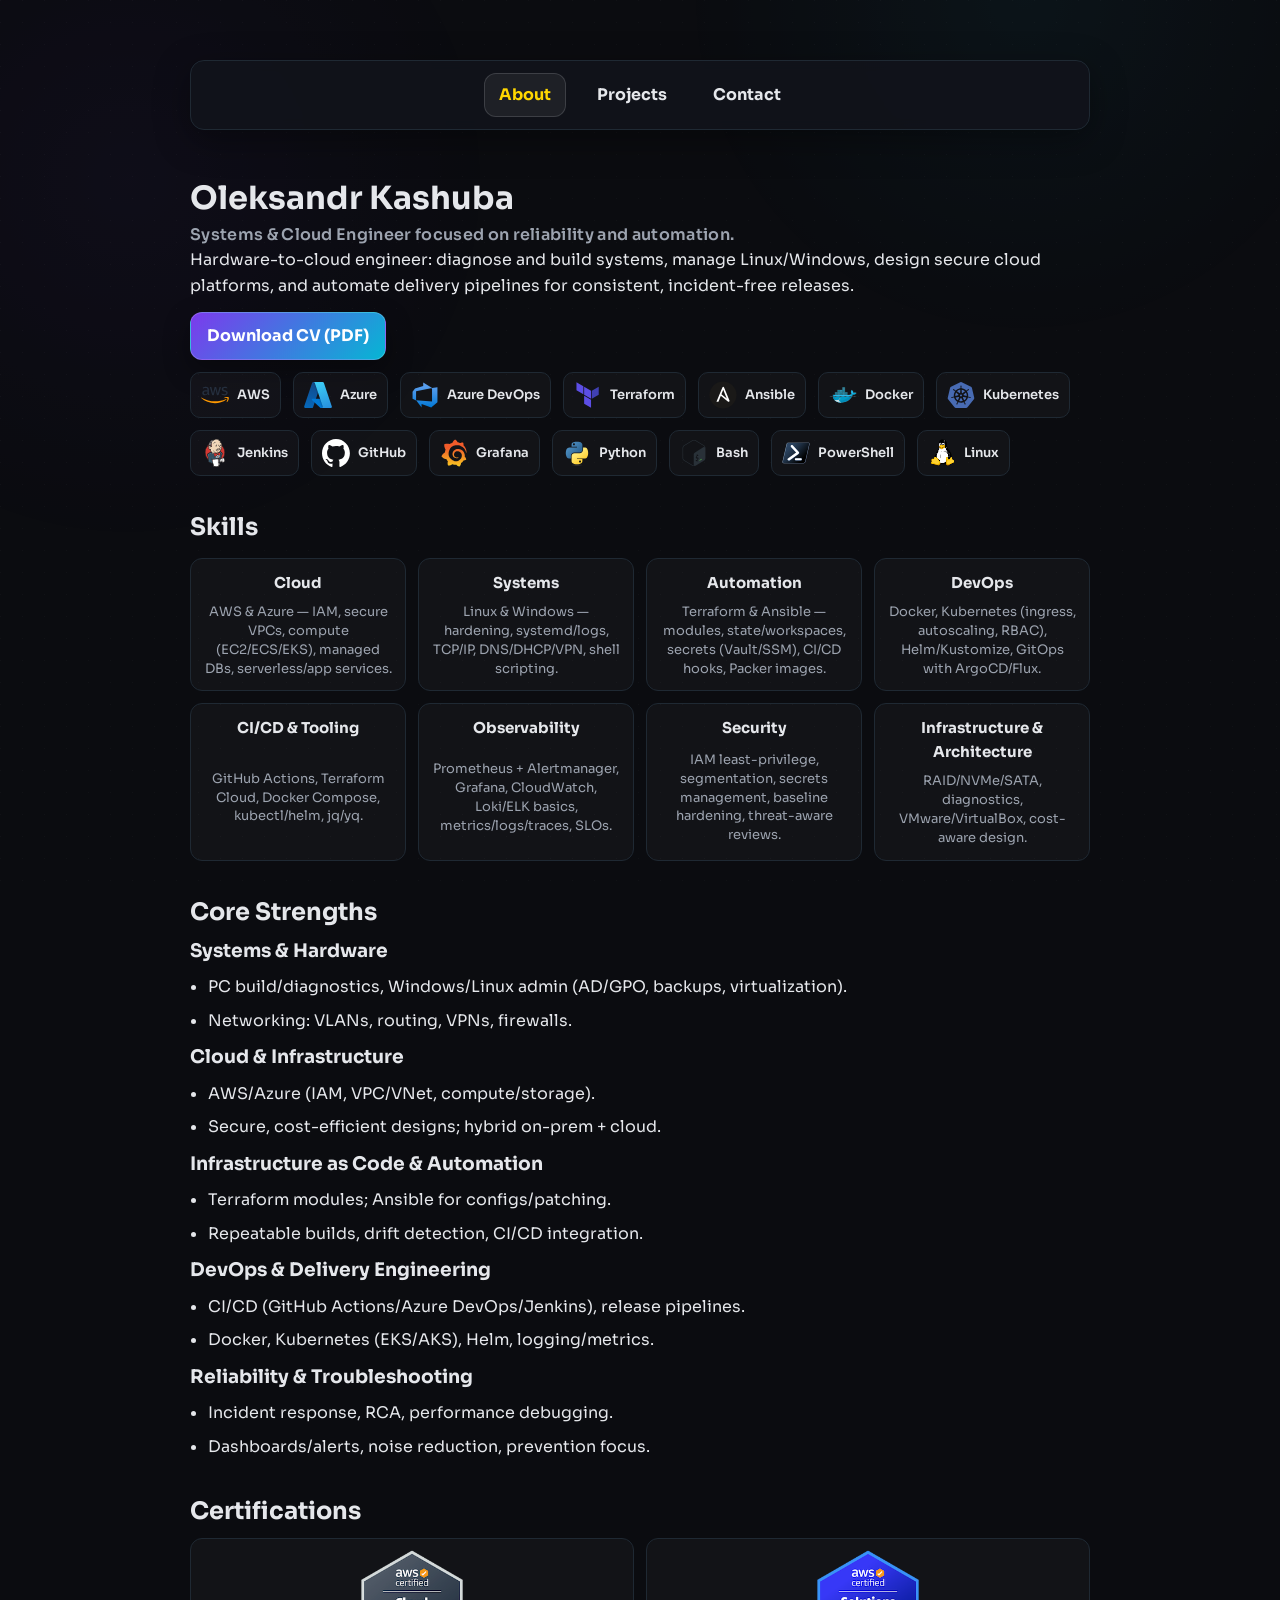
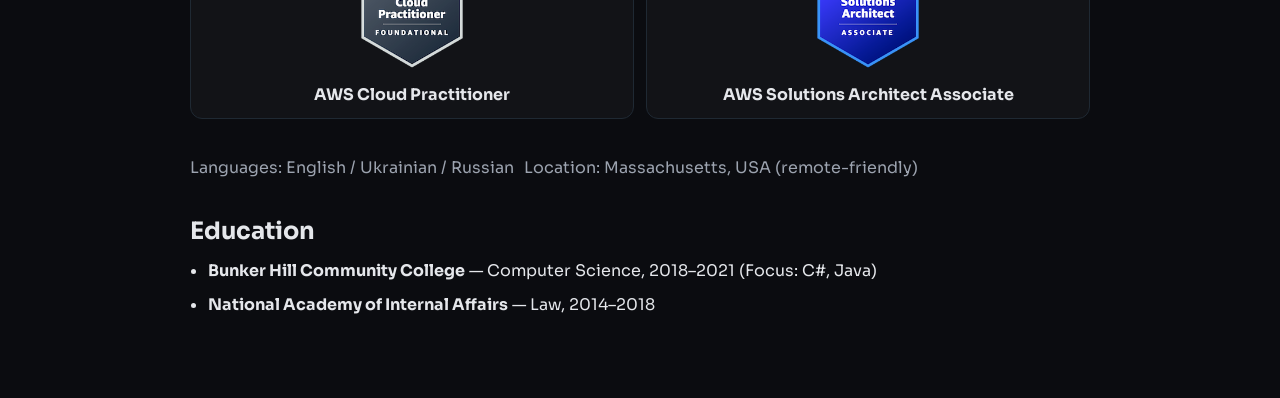
<file: index.html>
﻿<!DOCTYPE html>
<html lang="en">
<head>
  <meta charset="utf-8">
  <meta name="viewport" content="width=device-width, initial-scale=1">
  <title>Oleksandr Kashuba - About</title>
  <meta name="description" content="Oleksandr Kashuba - Systems, Cloud, DevOps, Hardware engineer based in Massachusetts, USA.">
  <meta name="keywords" content="Oleksandr Kashuba, DevOps, Cloud Engineer, Systems Engineer, AWS, Azure, Terraform, CI/CD, Massachusetts">
  <link rel="preconnect" href="https://fonts.googleapis.com">
  <link rel="preconnect" href="https://fonts.gstatic.com" crossorigin>
  <link href="https://fonts.googleapis.com/css2?family=Sora:wght@400;500;600;700&display=swap" rel="stylesheet">
  <link rel="icon" type="image/png" href="images/favicon.png">
  <link rel="stylesheet" href="Main.css">
</head>
<body>
  <div class="page">
    <header class="topbar">
      <nav class="nav">
        <a class="active" href="index.html">About</a>
        <a href="projects.html">Projects</a>
        <a href="contact.html">Contact</a>
      </nav>
    </header>

    <main>
      <section>
        <h1 class="hero-title">Oleksandr Kashuba</h1>
        <div class="subtitle">Systems & Cloud Engineer focused on reliability and automation.</div>
        <p>
          Hardware-to-cloud engineer: diagnose and build systems, manage Linux/Windows,
          design secure cloud platforms, and automate delivery pipelines for consistent,
          incident-free releases.
        </p>
        <div class="cta-row">
          <a class="btn-primary" href="https://cv.kapalulz.xyz/Oleksandr-Kashuba-Resume.pdf?v=20261012" aria-label="Download Oleksandr Kashuba CV in PDF">
            Download CV (PDF)
          </a>
        </div>
        <div class="toolbox">
          <div class="tool"><img src="images/adds/AWS.svg" alt="AWS"><span>AWS</span></div>
          <div class="tool"><img src="images/adds/Azure.svg" alt="Azure"><span>Azure</span></div>
          <div class="tool"><img src="images/adds/Azure Devops.svg" alt="Azure DevOps"><span>Azure DevOps</span></div>
          <div class="tool"><img src="images/adds/HashiCorp Terraform.svg" alt="Terraform"><span>Terraform</span></div>
          <div class="tool"><img src="images/adds/Ansible.svg" alt="Ansible"><span>Ansible</span></div>
          <div class="tool"><img src="images/adds/Docker.svg" alt="Docker"><span>Docker</span></div>
          <div class="tool"><img src="images/adds/Kubernetes.svg" alt="Kubernetes"><span>Kubernetes</span></div>
          <div class="tool"><img src="images/adds/Jenkins.svg" alt="Jenkins"><span>Jenkins</span></div>
          <a class="tool tool--link" href="https://github.com/kapalulz" target="_blank" rel="noopener">
            <img src="images/adds/GitHub.svg" alt="GitHub"><span>GitHub</span>
          </a>
          <div class="tool"><img src="images/adds/Grafana.svg" alt="Grafana"><span>Grafana</span></div>
          <div class="tool"><img src="images/adds/Python.svg" alt="Python"><span>Python</span></div>
          <div class="tool"><img src="images/adds/Bash.svg" alt="Bash"><span>Bash</span></div>
          <div class="tool"><img src="images/adds/Powershell.svg" alt="PowerShell"><span>PowerShell</span></div>
          <div class="tool"><img src="images/adds/Linux.svg" alt="Linux"><span>Linux</span></div>
        </div>
      </section>

      <section>
        <h2>Skills</h2>
        <div class="card-grid">
          <div class="card-skill">
            <span class="label">Cloud</span>
            <p class="muted">AWS & Azure — IAM, secure VPCs, compute (EC2/ECS/EKS), managed DBs, serverless/app services.</p>
          </div>
          <div class="card-skill">
            <span class="label">Systems</span>
            <p class="muted">Linux & Windows — hardening, systemd/logs, TCP/IP, DNS/DHCP/VPN, shell scripting.</p>
          </div>
          <div class="card-skill">
            <span class="label">Automation</span>
            <p class="muted">Terraform & Ansible — modules, state/workspaces, secrets (Vault/SSM), CI/CD hooks, Packer images.</p>
          </div>
          <div class="card-skill">
            <span class="label">DevOps</span>
            <p class="muted">Docker, Kubernetes (ingress, autoscaling, RBAC), Helm/Kustomize, GitOps with ArgoCD/Flux.</p>
          </div>
          <div class="card-skill">
            <span class="label">CI/CD & Tooling</span>
            <p class="muted">GitHub Actions, Terraform Cloud, Docker Compose, kubectl/helm, jq/yq.</p>
          </div>
          <div class="card-skill">
            <span class="label">Observability</span>
            <p class="muted">Prometheus + Alertmanager, Grafana, CloudWatch, Loki/ELK basics, metrics/logs/traces, SLOs.</p>
          </div>
          <div class="card-skill">
            <span class="label">Security</span>
            <p class="muted">IAM least-privilege, segmentation, secrets management, baseline hardening, threat-aware reviews.</p>
          </div>
          <div class="card-skill">
            <span class="label">Infrastructure & Architecture</span>
            <p class="muted">RAID/NVMe/SATA, diagnostics, VMware/VirtualBox, cost-aware design.</p>
          </div>
        </div>
      </section>

      <section id="skills">
        <h2>Core Strengths</h2>
        <h3>Systems & Hardware</h3>
        <ul class="list">
          <li>PC build/diagnostics, Windows/Linux admin (AD/GPO, backups, virtualization).</li>
          <li>Networking: VLANs, routing, VPNs, firewalls.</li>
        </ul>
        <h3>Cloud & Infrastructure</h3>
        <ul class="list">
          <li>AWS/Azure (IAM, VPC/VNet, compute/storage).</li>
          <li>Secure, cost-efficient designs; hybrid on-prem + cloud.</li>
        </ul>
        <h3>Infrastructure as Code & Automation</h3>
        <ul class="list">
          <li>Terraform modules; Ansible for configs/patching.</li>
          <li>Repeatable builds, drift detection, CI/CD integration.</li>
        </ul>
        <h3>DevOps & Delivery Engineering</h3>
        <ul class="list">
          <li>CI/CD (GitHub Actions/Azure DevOps/Jenkins), release pipelines.</li>
          <li>Docker, Kubernetes (EKS/AKS), Helm, logging/metrics.</li>
        </ul>
        <h3>Reliability & Troubleshooting</h3>
        <ul class="list">
          <li>Incident response, RCA, performance debugging.</li>
          <li>Dashboards/alerts, noise reduction, prevention focus.</li>
        </ul>
      </section>

      <section>
        <h2>Certifications</h2>
        <div class="certs-grid">
          <div class="cert-card">
            <a href="files/AWSCertifiedCloudPractitionercertificate.pdf" target="_blank" rel="noopener">
              <img src="images/aws-cloud-practitioner.png" alt="AWS Cloud Practitioner badge">
            </a>
            <strong>AWS Cloud Practitioner</strong>
          </div>
          <div class="cert-card">
            <a href="files/AWSCertifiedSolutionsArchitect-Associatecertificate.pdf" target="_blank" rel="noopener">
              <img src="images/aws-solutions-architect-associate.png" alt="AWS Solutions Architect Associate badge">
            </a>
            <strong>AWS Solutions Architect Associate</strong>
          </div>
        </div>
      </section>

      <section>
        <div class="spaced muted">
          <span>Languages: English / Ukrainian / Russian</span>
          <span>Location: Massachusetts, USA (remote-friendly)</span>
        </div>
      </section>

      <section>
        <h2>Education</h2>
        <ul class="list">
          <li><strong>Bunker Hill Community College</strong> — Computer Science, 2018–2021 (Focus: C#, Java)</li>
          <li><strong>National Academy of Internal Affairs</strong> — Law, 2014–2018</li>
        </ul>
      </section>
    </main>
  </div>
</body>
</html>
</file>
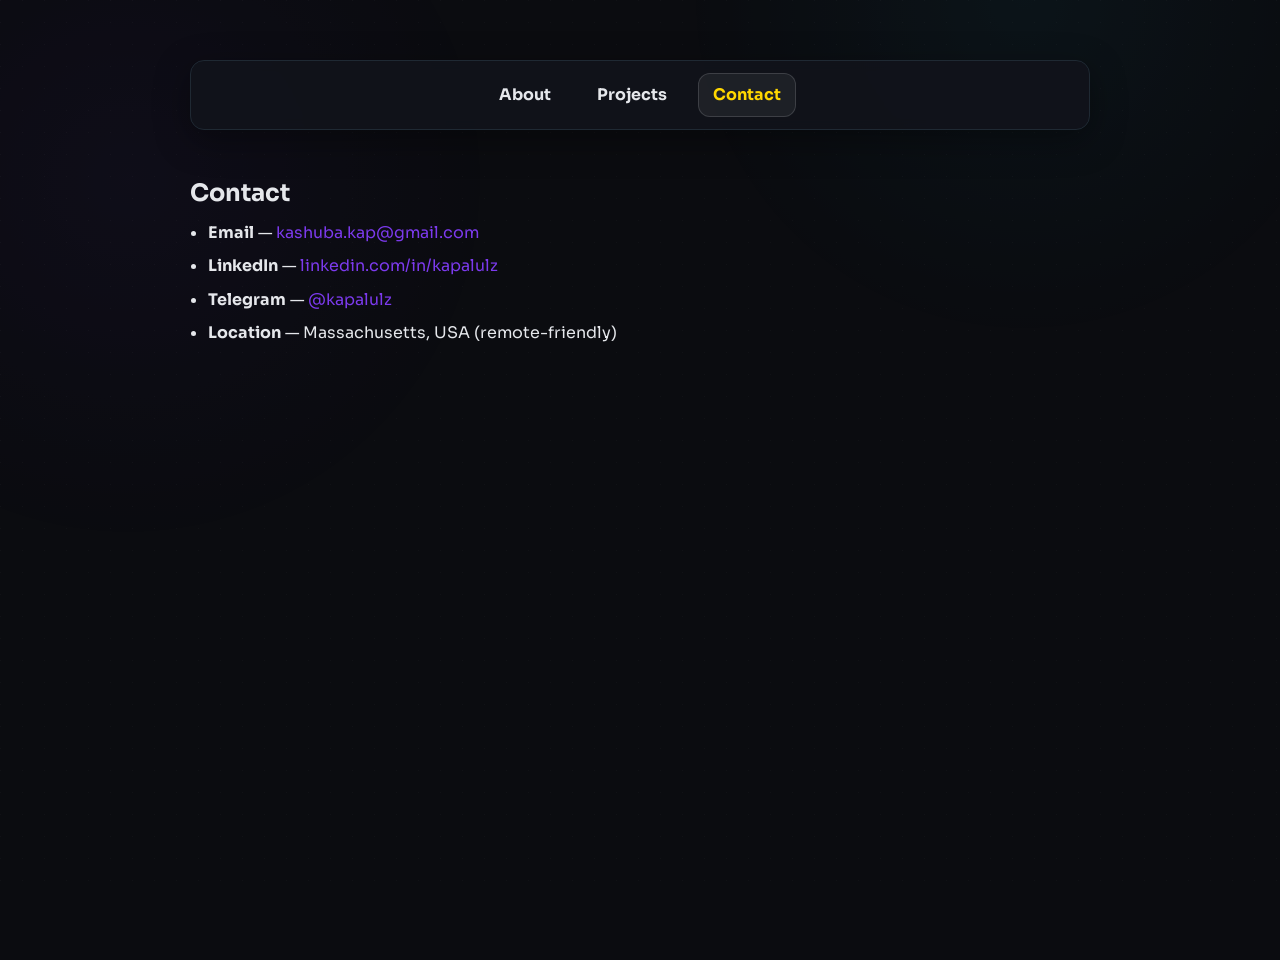
<file: contact.html>
<!DOCTYPE html>
<html lang="en">
<head>
  <meta charset="utf-8">
  <meta name="viewport" content="width=device-width, initial-scale=1">
  <title>Contact - Oleksandr Kashuba</title>
  <meta name="description" content="Contact Oleksandr Kashuba - DevOps & Cloud engineer based in Massachusetts, USA.">
  <link rel="preconnect" href="https://fonts.googleapis.com">
  <link rel="preconnect" href="https://fonts.gstatic.com" crossorigin>
  <link href="https://fonts.googleapis.com/css2?family=Sora:wght@400;500;600;700&display=swap" rel="stylesheet">
  <link rel="icon" type="image/png" href="images/favicon.png">
  <link rel="stylesheet" href="Main.css">
</head>
<body>
  <div class="page">
    <header class="topbar">
      <nav class="nav">
        <a href="index.html">About</a>
        <a href="projects.html">Projects</a>
        <a class="active" href="contact.html">Contact</a>
      </nav>
    </header>

    <main>
      <section>
        <h1>Contact</h1>
        <ul class="list">
          <li><strong>Email</strong> — <a href="mailto:kashuba.kap@gmail.com">kashuba.kap@gmail.com</a></li>
          <li><strong>LinkedIn</strong> — <a href="https://www.linkedin.com/in/kapalulz/" target="_blank" rel="noopener">linkedin.com/in/kapalulz</a></li>
          <li><strong>Telegram</strong> — <a href="https://t.me/kapalulz" target="_blank" rel="noopener">@kapalulz</a></li>
          <li><strong>Location</strong> — Massachusetts, USA (remote-friendly)</li>
        </ul>
      </section>
    </main>
  </div>
</body>
</html>
</file>
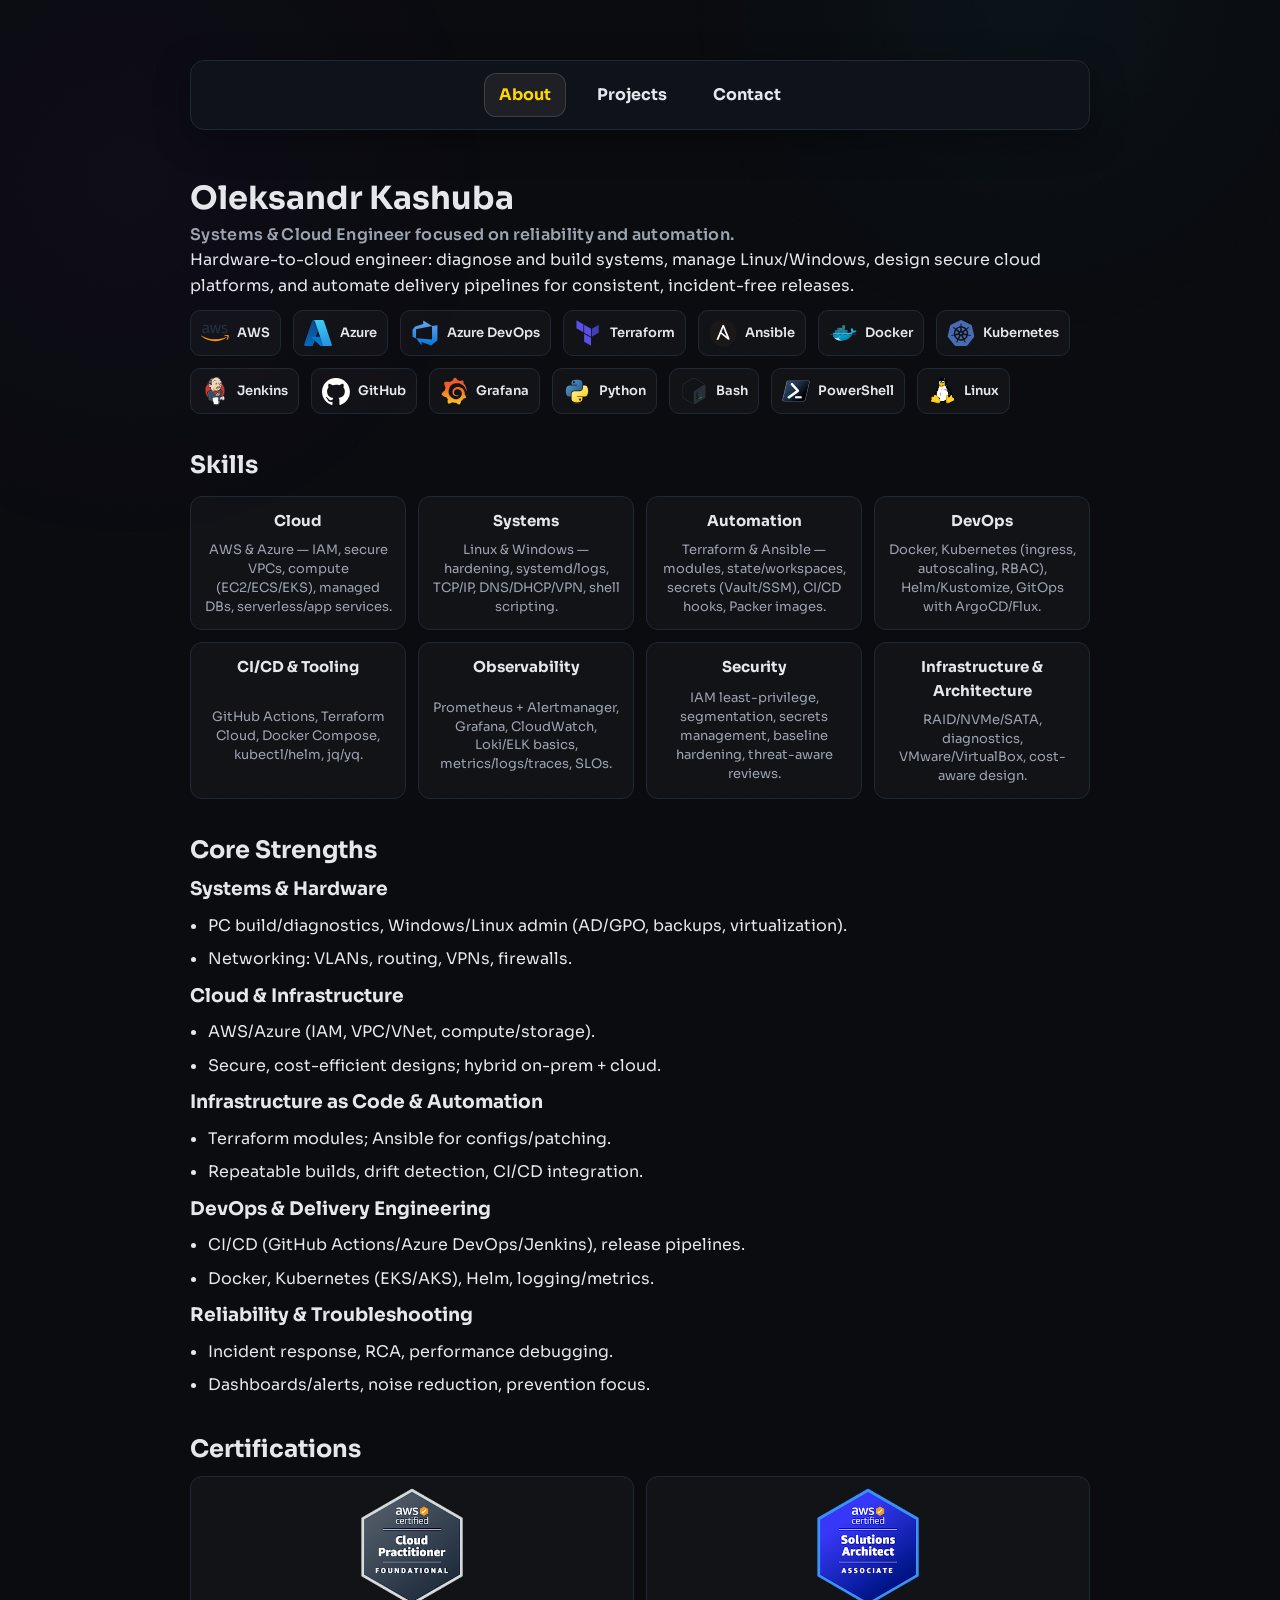
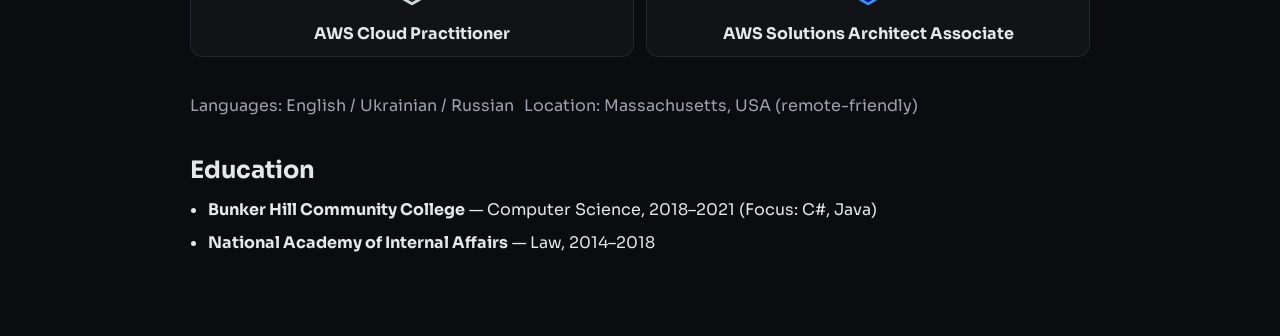
<file: Main.html>
﻿<!DOCTYPE html>
<html lang="en">
<head>
  <meta charset="utf-8">
  <meta name="viewport" content="width=device-width, initial-scale=1">
  <title>Oleksandr Kashuba - About</title>
  <meta name="description" content="Oleksandr Kashuba - Systems, Cloud, DevOps, Hardware engineer based in Massachusetts, USA.">
  <meta name="keywords" content="Oleksandr Kashuba, DevOps, Cloud Engineer, Systems Engineer, AWS, Azure, Terraform, CI/CD, Massachusetts">
  <link rel="preconnect" href="https://fonts.googleapis.com">
  <link rel="preconnect" href="https://fonts.gstatic.com" crossorigin>
  <link href="https://fonts.googleapis.com/css2?family=Sora:wght@400;500;600;700&display=swap" rel="stylesheet">
  <link rel="icon" type="image/png" href="images/favicon.png">
  <link rel="stylesheet" href="Main.css">
</head>
<body>
  <div class="page">
    <header class="topbar">
      <nav class="nav">
        <a class="active" href="index.html">About</a>
        <a href="projects.html">Projects</a>
        <a href="contact.html">Contact</a>
      </nav>
    </header>

    <main>
      <section>
        <h1 class="hero-title">Oleksandr Kashuba</h1>
        <div class="subtitle">Systems & Cloud Engineer focused on reliability and automation.</div>
        <p>
          Hardware-to-cloud engineer: diagnose and build systems, manage Linux/Windows,
          design secure cloud platforms, and automate delivery pipelines for consistent,
          incident-free releases.
        </p>
        <div class="toolbox">
          <div class="tool"><img src="images/adds/AWS.svg" alt="AWS"><span>AWS</span></div>
          <div class="tool"><img src="images/adds/Azure.svg" alt="Azure"><span>Azure</span></div>
          <div class="tool"><img src="images/adds/Azure Devops.svg" alt="Azure DevOps"><span>Azure DevOps</span></div>
          <div class="tool"><img src="images/adds/HashiCorp Terraform.svg" alt="Terraform"><span>Terraform</span></div>
          <div class="tool"><img src="images/adds/Ansible.svg" alt="Ansible"><span>Ansible</span></div>
          <div class="tool"><img src="images/adds/Docker.svg" alt="Docker"><span>Docker</span></div>
          <div class="tool"><img src="images/adds/Kubernetes.svg" alt="Kubernetes"><span>Kubernetes</span></div>
          <div class="tool"><img src="images/adds/Jenkins.svg" alt="Jenkins"><span>Jenkins</span></div>
          <a class="tool tool--link" href="https://github.com/kapalulz" target="_blank" rel="noopener">
            <img src="images/adds/GitHub.svg" alt="GitHub"><span>GitHub</span>
          </a>
          <div class="tool"><img src="images/adds/Grafana.svg" alt="Grafana"><span>Grafana</span></div>
          <div class="tool"><img src="images/adds/Python.svg" alt="Python"><span>Python</span></div>
          <div class="tool"><img src="images/adds/Bash.svg" alt="Bash"><span>Bash</span></div>
          <div class="tool"><img src="images/adds/Powershell.svg" alt="PowerShell"><span>PowerShell</span></div>
          <div class="tool"><img src="images/adds/Linux.svg" alt="Linux"><span>Linux</span></div>
        </div>
      </section>

      <section>
        <h2>Skills</h2>
        <div class="card-grid">
          <div class="card-skill">
            <span class="label">Cloud</span>
            <p class="muted">AWS & Azure — IAM, secure VPCs, compute (EC2/ECS/EKS), managed DBs, serverless/app services.</p>
          </div>
          <div class="card-skill">
            <span class="label">Systems</span>
            <p class="muted">Linux & Windows — hardening, systemd/logs, TCP/IP, DNS/DHCP/VPN, shell scripting.</p>
          </div>
          <div class="card-skill">
            <span class="label">Automation</span>
            <p class="muted">Terraform & Ansible — modules, state/workspaces, secrets (Vault/SSM), CI/CD hooks, Packer images.</p>
          </div>
          <div class="card-skill">
            <span class="label">DevOps</span>
            <p class="muted">Docker, Kubernetes (ingress, autoscaling, RBAC), Helm/Kustomize, GitOps with ArgoCD/Flux.</p>
          </div>
          <div class="card-skill">
            <span class="label">CI/CD & Tooling</span>
            <p class="muted">GitHub Actions, Terraform Cloud, Docker Compose, kubectl/helm, jq/yq.</p>
          </div>
          <div class="card-skill">
            <span class="label">Observability</span>
            <p class="muted">Prometheus + Alertmanager, Grafana, CloudWatch, Loki/ELK basics, metrics/logs/traces, SLOs.</p>
          </div>
          <div class="card-skill">
            <span class="label">Security</span>
            <p class="muted">IAM least-privilege, segmentation, secrets management, baseline hardening, threat-aware reviews.</p>
          </div>
          <div class="card-skill">
            <span class="label">Infrastructure & Architecture</span>
            <p class="muted">RAID/NVMe/SATA, diagnostics, VMware/VirtualBox, cost-aware design.</p>
          </div>
        </div>
      </section>

      <section id="skills">
        <h2>Core Strengths</h2>
        <h3>Systems & Hardware</h3>
        <ul class="list">
          <li>PC build/diagnostics, Windows/Linux admin (AD/GPO, backups, virtualization).</li>
          <li>Networking: VLANs, routing, VPNs, firewalls.</li>
        </ul>
        <h3>Cloud & Infrastructure</h3>
        <ul class="list">
          <li>AWS/Azure (IAM, VPC/VNet, compute/storage).</li>
          <li>Secure, cost-efficient designs; hybrid on-prem + cloud.</li>
        </ul>
        <h3>Infrastructure as Code & Automation</h3>
        <ul class="list">
          <li>Terraform modules; Ansible for configs/patching.</li>
          <li>Repeatable builds, drift detection, CI/CD integration.</li>
        </ul>
        <h3>DevOps & Delivery Engineering</h3>
        <ul class="list">
          <li>CI/CD (GitHub Actions/Azure DevOps/Jenkins), release pipelines.</li>
          <li>Docker, Kubernetes (EKS/AKS), Helm, logging/metrics.</li>
        </ul>
        <h3>Reliability & Troubleshooting</h3>
        <ul class="list">
          <li>Incident response, RCA, performance debugging.</li>
          <li>Dashboards/alerts, noise reduction, prevention focus.</li>
        </ul>
      </section>

      <section>
        <h2>Certifications</h2>
        <div class="certs-grid">
          <div class="cert-card">
            <a href="files/AWSCertifiedCloudPractitionercertificate.pdf" target="_blank" rel="noopener">
              <img src="images/aws-cloud-practitioner.png" alt="AWS Cloud Practitioner badge">
            </a>
            <strong>AWS Cloud Practitioner</strong>
          </div>
          <div class="cert-card">
            <a href="files/AWSCertifiedSolutionsArchitect-Associatecertificate.pdf" target="_blank" rel="noopener">
              <img src="images/aws-solutions-architect-associate.png" alt="AWS Solutions Architect Associate badge">
            </a>
            <strong>AWS Solutions Architect Associate</strong>
          </div>
        </div>
      </section>

      <section>
        <div class="spaced muted">
          <span>Languages: English / Ukrainian / Russian</span>
          <span>Location: Massachusetts, USA (remote-friendly)</span>
        </div>
      </section>

      <section>
        <h2>Education</h2>
        <ul class="list">
          <li><strong>Bunker Hill Community College</strong> — Computer Science, 2018–2021 (Focus: C#, Java)</li>
          <li><strong>National Academy of Internal Affairs</strong> — Law, 2014–2018</li>
        </ul>
      </section>
    </main>
  </div>
</body>
</html>
</file>
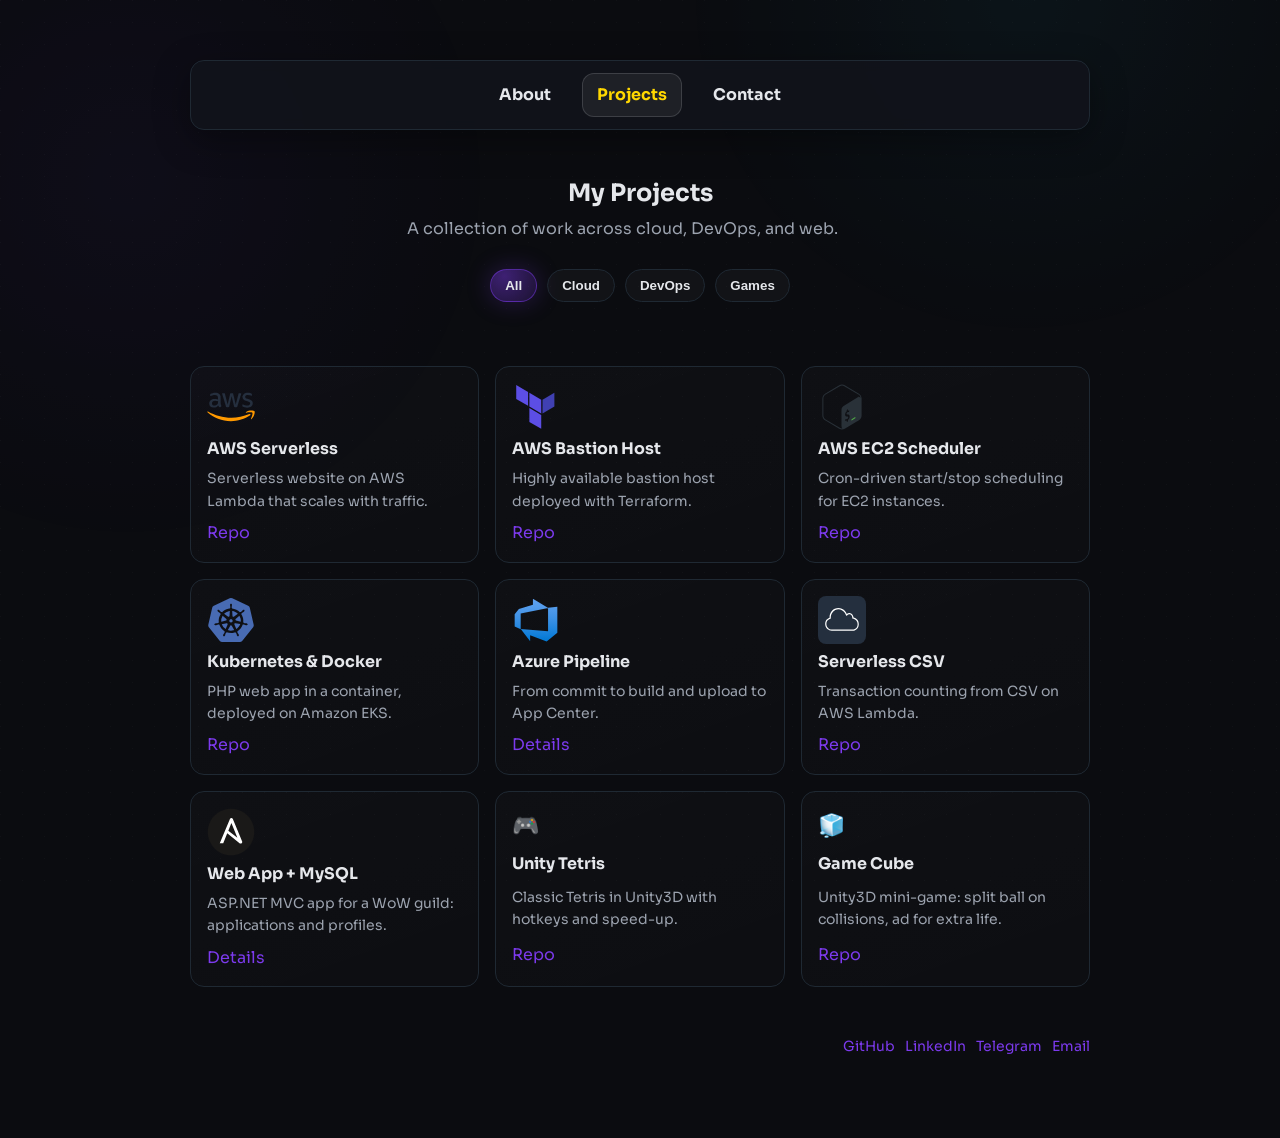
<file: projects.html>
<!DOCTYPE html>
<html lang="en">
<head>
  <meta charset="utf-8">
  <meta name="viewport" content="width=device-width, initial-scale=1">
  <title>Projects - Oleksandr Kashuba</title>
  <meta name="description" content="Project portfolio of Oleksandr Kashuba - DevOps and cloud engineering.">
  <link rel="preconnect" href="https://fonts.googleapis.com">
  <link rel="preconnect" href="https://fonts.gstatic.com" crossorigin>
  <link href="https://fonts.googleapis.com/css2?family=Sora:wght@400;500;600;700&display=swap" rel="stylesheet">
  <link rel="icon" type="image/png" href="images/favicon.png">
  <link rel="stylesheet" href="Main.css">
</head>
<body>
  <div class="page">
    <header class="topbar">
      <nav class="nav">
        <a href="index.html">About</a>
        <a class="active" href="projects.html">Projects</a>
        <a href="contact.html">Contact</a>
      </nav>
    </header>

    <main>
      <section class="projects-hero">
        <h1>My Projects</h1>
        <p class="muted">A collection of work across cloud, DevOps, and web.</p>
        <div class="pills">
          <button class="pill-btn active" data-filter="all">All</button>
          <button class="pill-btn" data-filter="cloud">Cloud</button>
          <button class="pill-btn" data-filter="devops">DevOps</button>
          <button class="pill-btn" data-filter="games">Games</button>
        </div>
      </section>

      <section>
        <div class="projects-grid" id="projects-grid">
          <div class="project-card" data-category="cloud">
            <img class="project-thumb" src="images/adds/AWS.svg" alt="AWS">
            <h3 class="project-title">AWS Serverless</h3>
            <p class="project-desc">Serverless website on AWS Lambda that scales with traffic.</p>
            <a href="https://github.com/kapalulz/AWS_serverless_website/tree/main" target="_blank" rel="noopener">Repo</a>
          </div>
          <div class="project-card" data-category="cloud">
            <img class="project-thumb" src="images/adds/HashiCorp Terraform.svg" alt="Terraform">
            <h3 class="project-title">AWS Bastion Host</h3>
            <p class="project-desc">Highly available bastion host deployed with Terraform.</p>
            <a href="https://github.com/kapalulz/aws_bastion_host_terraform" target="_blank" rel="noopener">Repo</a>
          </div>
          <div class="project-card" data-category="devops">
            <img class="project-thumb" src="images/adds/Bash.svg" alt="Bash">
            <h3 class="project-title">AWS EC2 Scheduler</h3>
            <p class="project-desc">Cron-driven start/stop scheduling for EC2 instances.</p>
            <a href="https://github.com/kapalulz/aws_EC2_scheduler_terraform" target="_blank" rel="noopener">Repo</a>
          </div>
          <div class="project-card" data-category="devops">
            <img class="project-thumb" src="images/adds/Kubernetes.svg" alt="Kubernetes">
            <h3 class="project-title">Kubernetes & Docker</h3>
            <p class="project-desc">PHP web app in a container, deployed on Amazon EKS.</p>
            <a href="https://github.com/kapalulz/kubernetes" target="_blank" rel="noopener">Repo</a>
          </div>
          <div class="project-card" data-category="devops">
            <img class="project-thumb" src="images/adds/Azure Devops.svg" alt="Azure DevOps">
            <h3 class="project-title">Azure Pipeline</h3>
            <p class="project-desc">From commit to build and upload to App Center.</p>
            <a href="https://github.com/kapalulz?tab=repositories" target="_blank" rel="noopener">Details</a>
          </div>
          <div class="project-card" data-category="cloud">
            <img class="project-thumb" src="images/adds/AWS-Cloud_32.svg" alt="AWS Cloud">
            <h3 class="project-title">Serverless CSV</h3>
            <p class="project-desc">Transaction counting from CSV on AWS Lambda.</p>
            <a href="https://github.com/kapalulz/AWS_serverless_Lambda_transaction_counter" target="_blank" rel="noopener">Repo</a>
          </div>
          <div class="project-card" data-category="cloud">
            <img class="project-thumb" src="images/adds/Ansible.svg" alt="Ansible">
            <h3 class="project-title">Web App + MySQL</h3>
            <p class="project-desc">ASP.NET MVC app for a WoW guild: applications and profiles.</p>
            <a href="https://github.com/kapalulz?tab=repositories" target="_blank" rel="noopener">Details</a>
          </div>
          <div class="project-card" data-category="games">
            <div class="project-icon">🎮</div>
            <h3 class="project-title">Unity Tetris</h3>
            <p class="project-desc">Classic Tetris in Unity3D with hotkeys and speed-up.</p>
            <a href="https://github.com/kapalulz/game_simpleTetris_unity3D" target="_blank" rel="noopener">Repo</a>
          </div>
          <div class="project-card" data-category="games">
            <div class="project-icon">🧊</div>
            <h3 class="project-title">Game Cube</h3>
            <p class="project-desc">Unity3D mini-game: split ball on collisions, ad for extra life.</p>
            <a href="https://github.com/kapalulz/game_simpleTetris_unity3D" target="_blank" rel="noopener">Repo</a>
          </div>
        </div>
      </section>
    </main>

    <footer class="footer">
      <span></span>
      <div class="spaced">
        <a href="https://github.com/kapalulz" target="_blank" rel="noopener">GitHub</a>
        <a href="https://www.linkedin.com/in/kapalulz/" target="_blank" rel="noopener">LinkedIn</a>
        <a href="https://t.me/kapalulz" target="_blank" rel="noopener">Telegram</a>
        <a href="mailto:kashuba.kap@gmail.com">Email</a>
      </div>
    </footer>
  </div>
  <script>
    const buttons = Array.from(document.querySelectorAll(".pill-btn"));
    const cards = Array.from(document.querySelectorAll(".project-card"));

    buttons.forEach((btn) => {
      btn.addEventListener("click", () => {
        buttons.forEach((b) => b.classList.remove("active"));
        btn.classList.add("active");
        const filter = btn.dataset.filter || "all";
        cards.forEach((card) => {
          const category = card.dataset.category || "all";
          const show = filter === "all" || category === filter;
          card.style.display = show ? "grid" : "none";
        });
      });
    });
  </script>
</body>
</html>
</file>
<file: Main.css>
:root {
  --bg: #0b0c10;
  --text: #e5e7eb;
  --muted: #9ca3af;
  --link: #7c3aed;
  --border: #1f2933;
  --font-main: "Sora", system-ui, -apple-system, sans-serif;
}

*,
*::before,
*::after {
  box-sizing: border-box;
}

body {
  margin: 0;
  background: var(--bg);
  color: var(--text);
  font-family: var(--font-main);
  line-height: 1.6;
  position: relative;
  min-height: 100vh;
}

body::before {
  content: "";
  position: fixed;
  inset: 0;
  background-image:
    radial-gradient(circle at 10% 20%, rgba(124, 58, 237, 0.08), transparent 28%),
    radial-gradient(circle at 80% 0%, rgba(34, 211, 238, 0.08), transparent 26%),
    radial-gradient(circle at 0 0, rgba(255, 255, 255, 0.05) 1px, transparent 0);
  background-size: auto, auto, 22px 22px;
  pointer-events: none;
  opacity: 0.55;
  z-index: -1;
}

a {
  color: var(--link);
  text-decoration: none;
}

a:hover {
  text-decoration: underline;
}

.page {
  width: min(900px, 92vw);
  margin: 60px auto 80px;
}

.topbar {
  position: sticky;
  top: 0;
  z-index: 10;
  margin-bottom: 48px;
  padding: 12px 18px;
  background: rgba(17, 19, 27, 0.9);
  border: 1px solid var(--border);
  border-radius: 14px;
  box-shadow: 0 10px 35px rgba(0, 0, 0, 0.35);
  backdrop-filter: blur(6px);
  display: flex;
  justify-content: center;
}

.nav {
  display: flex;
  gap: 16px;
  font-weight: 700;
}

.nav a {
  padding: 8px 14px;
  border-radius: 12px;
  border: 1px solid transparent;
  color: var(--text);
  background: transparent;
  transition: color 0.2s ease, background 0.2s ease, border-color 0.2s ease;
}

.nav a:hover {
  color: #ffd700;
  background: rgba(255, 255, 255, 0.04);
}

.nav a.active {
  color: #ffd700;
  border-color: rgba(255, 255, 255, 0.14);
  background: rgba(255, 255, 255, 0.06);
}

main section {
  margin: 36px 0;
}

h1,
h2,
h3 {
  margin: 0 0 8px;
  line-height: 1.25;
}

h3 {
  margin-top: 12px;
}

p {
  margin: 0 0 12px;
  max-width: 72ch;
}

.muted {
  color: var(--muted);
}

.list {
  display: grid;
  gap: 8px;
  padding-left: 18px;
  margin: 12px 0 8px;
  list-style: disc;
  max-width: 72ch;
}

.list li {
  border: none;
  padding: 0;
}

.spaced {
  display: flex;
  gap: 10px;
  flex-wrap: wrap;
}

.badges {
  display: flex;
  flex-wrap: wrap;
  gap: 8px;
  margin: 12px 0;
}

.badge {
  padding: 6px 10px;
  border-radius: 999px;
  background: rgba(255, 255, 255, 0.05);
  border: 1px solid var(--border);
  color: var(--text);
  font-weight: 600;
  font-size: 13px;
}

.toolbox {
  display: flex;
  flex-wrap: wrap;
  gap: 12px;
  margin: 12px 0;
}

.tool {
  display: inline-flex;
  align-items: center;
  gap: 8px;
  padding: 8px 10px;
  border: 1px solid var(--border);
  border-radius: 10px;
  background: rgba(255, 255, 255, 0.03);
  transition: transform 0.15s ease, box-shadow 0.15s ease, border-color 0.15s ease;
}

.tool img {
  width: 28px;
  height: 28px;
  object-fit: contain;
}

.tool span {
  color: var(--text);
  font-weight: 600;
  font-size: 13px;
}

.tool--link:hover {
  transform: translateY(-2px) scale(1.01);
  border-color: rgba(124, 58, 237, 0.4);
  box-shadow: 0 10px 24px rgba(0, 0, 0, 0.3);
}

.hero-title {
  font-size: clamp(26px, 4vw, 32px);
  margin-bottom: 4px;
}

.subtitle {
  color: var(--muted);
  font-weight: 600;
  letter-spacing: 0.02em;
}

.cta-row {
  display: flex;
  gap: 10px;
  flex-wrap: wrap;
  margin: 14px 0 6px;
}

.btn-primary {
  display: inline-flex;
  align-items: center;
  gap: 8px;
  padding: 10px 16px;
  background: linear-gradient(135deg, #7c3aed, #06b6d4);
  color: #fff;
  font-weight: 700;
  border-radius: 12px;
  border: 1px solid rgba(255, 255, 255, 0.18);
  box-shadow: 0 10px 26px rgba(0, 0, 0, 0.35);
  text-decoration: none;
  transition: transform 0.15s ease, box-shadow 0.15s ease, filter 0.15s ease;
}

.btn-primary:hover {
  text-decoration: none;
  transform: translateY(-2px);
  filter: brightness(1.05);
  box-shadow: 0 12px 32px rgba(0, 0, 0, 0.4);
}

.card-grid {
  display: grid;
  grid-template-columns: repeat(auto-fit, minmax(180px, 1fr));
  gap: 12px;
  margin: 16px 0;
}

.card-skill {
  border: 1px solid var(--border);
  border-radius: 12px;
  padding: 12px;
  background: rgba(255, 255, 255, 0.03);
  display: grid;
  gap: 8px;
  min-height: 120px;
  text-align: center;
}

.card-skill .label {
  font-weight: 700;
  font-size: 15px;
}

.card-skill .muted {
  margin: 0;
  font-size: 13px;
  line-height: 1.45;
}

.certs-grid {
  display: grid;
  grid-template-columns: repeat(auto-fit, minmax(180px, 1fr));
  gap: 12px;
  margin-top: 12px;
}

.cert-card {
  display: grid;
  gap: 6px;
  align-items: center;
  padding: 10px;
  border: 1px solid var(--border);
  border-radius: 12px;
  background: rgba(255, 255, 255, 0.03);
  text-align: center;
  transition: transform 0.15s ease, box-shadow 0.15s ease, border-color 0.15s ease;
}

.cert-card img {
  width: 120px;
  margin: 0 auto;
}

.cert-card:hover {
  transform: translateY(-2px) scale(1.015);
  border-color: rgba(124, 58, 237, 0.4);
  box-shadow: 0 12px 30px rgba(0, 0, 0, 0.35);
}

.footer {
  margin-top: 48px;
  color: var(--muted);
  font-size: 14px;
  display: flex;
  justify-content: space-between;
  align-items: center;
}

/* Projects grid */
.projects-hero {
  text-align: center;
  margin: 24px 0 12px;
}

.pills {
  display: inline-flex;
  gap: 10px;
  margin: 16px 0 28px;
}

.pill-btn {
  padding: 8px 14px;
  border-radius: 999px;
  border: 1px solid var(--border);
  background: rgba(255, 255, 255, 0.03);
  color: var(--text);
  font-weight: 600;
}

.pill-btn.active {
  background: radial-gradient(circle at 30% 20%, rgba(124, 58, 237, 0.45), rgba(124, 58, 237, 0.15));
  border-color: rgba(124, 58, 237, 0.5);
  box-shadow: 0 0 24px rgba(124, 58, 237, 0.25);
}

.projects-grid {
  display: grid;
  grid-template-columns: repeat(auto-fit, minmax(220px, 1fr));
  gap: 16px;
}

.project-card {
  background: linear-gradient(160deg, rgba(255, 255, 255, 0.02), rgba(255, 255, 255, 0.01));
  border: 1px solid var(--border);
  border-radius: 14px;
  padding: 16px;
  min-height: 160px;
  display: grid;
  gap: 8px;
  transition: transform 0.15s ease, box-shadow 0.15s ease, border-color 0.15s ease;
}

.project-card:hover {
  transform: translateY(-2px);
  border-color: rgba(124, 58, 237, 0.4);
  box-shadow: 0 12px 30px rgba(0, 0, 0, 0.35);
}

.project-icon {
  font-size: 22px;
}

.project-title {
  margin: 0;
  font-size: 16px;
  font-weight: 700;
}

.project-desc {
  margin: 0;
  color: var(--muted);
  font-size: 14px;
}

.project-thumb {
  width: 48px;
  height: 48px;
  object-fit: contain;
  border-radius: 8px;
}

@media (max-width: 540px) {
  .topbar {
    flex-direction: column;
    align-items: flex-start;
    gap: 10px;
  }

  .nav {
    gap: 12px;
  }

  .footer {
    flex-direction: column;
    align-items: flex-start;
    gap: 8px;
  }
}
</file>
